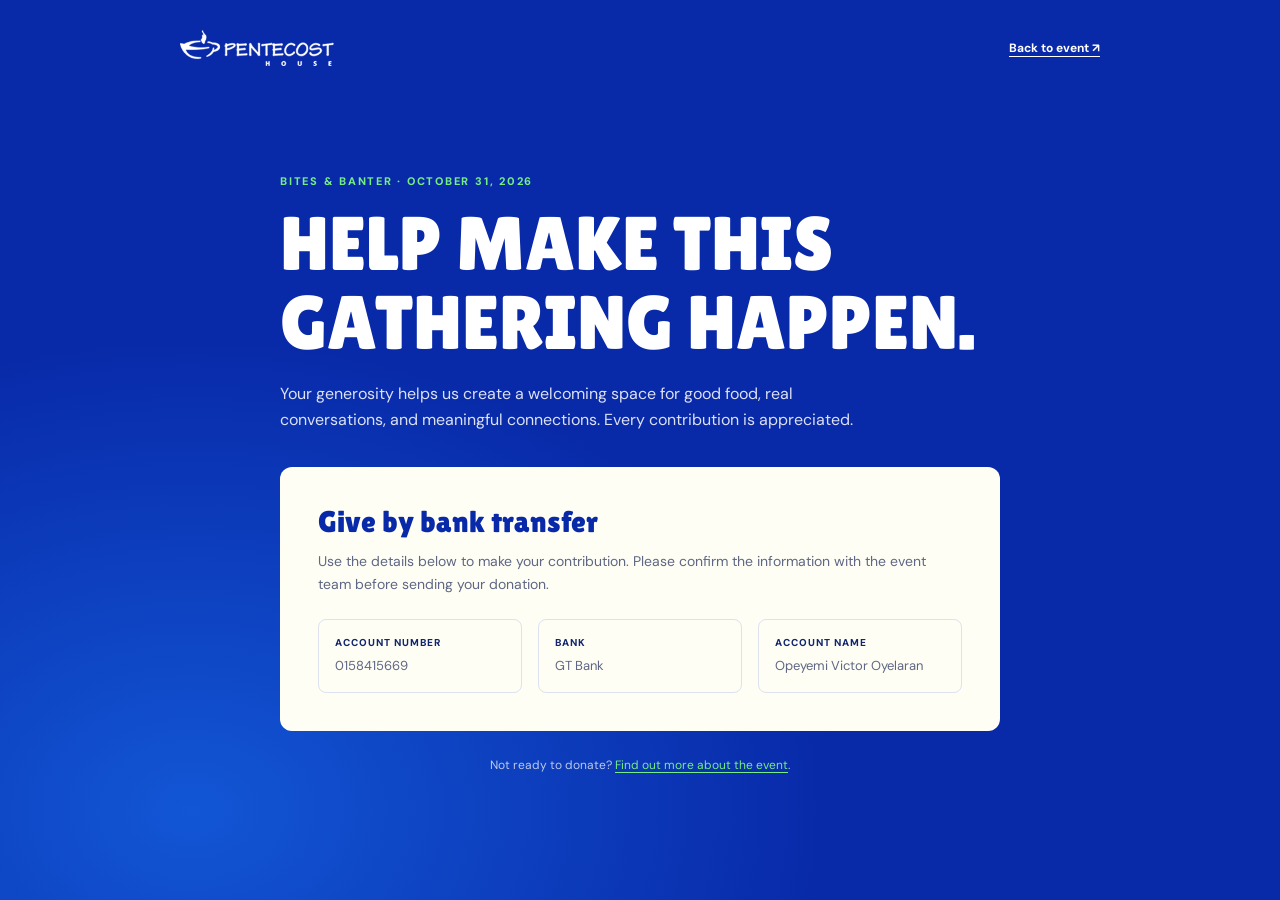
<file: donations.html>
<!DOCTYPE html>
<html lang="en">
<head>
	<meta charset="UTF-8">
	<meta name="viewport" content="width=device-width, initial-scale=1.0">
	<meta name="description" content="Support Bites & Banter and help make the gathering welcoming for everyone.">
	<meta name="theme-color" content="#0829a8">
	<title>Support Bites &amp; Banter</title>
	<link rel="preconnect" href="https://fonts.googleapis.com">
	<link rel="preconnect" href="https://fonts.gstatic.com" crossorigin>
	<link href="https://fonts.googleapis.com/css2?family=Bungee&family=DM+Sans:wght@400;500;600;700;800&family=Lilita+One&family=Permanent+Marker&display=swap" rel="stylesheet">
	<link rel="icon" type="image/png" href="favicon.png">
	<link rel="stylesheet" href="styles.css">
</head>
<body class="donation-body">
	<div class="donation-shell">
		<header class="donation-header">
			<a href="index.html" aria-label="Bites &amp; Banter home">
				<img src="pentecost_logo_white%201.png" alt="Pentecost House">
			</a>
			<a href="index.html">Back to event <span aria-hidden="true">↗</span></a>
		</header>

		<main class="donation-content">
			<p class="donation-eyebrow">Bites &amp; Banter · October 31, 2026</p>
			<h1 class="donation-title">Help make this gathering happen.</h1>
			<p class="donation-intro">Your generosity helps us create a welcoming space for good food, real conversations, and meaningful connections. Every contribution is appreciated.</p>

			<section class="donation-card" aria-labelledby="bank-transfer-title">
				<h2 id="bank-transfer-title">Give by bank transfer</h2>
				<p>Use the details below to make your contribution. Please confirm the information with the event team before sending your donation.</p>
				<dl class="bank-details">
					<div>
						<dt>Account number</dt>
						<dd>0158415669</dd>
					</div>
					<div>
						<dt>Bank</dt>
						<dd>GT Bank</dd>
					</div>
					
					<div>
						<dt>Account name</dt>
						<dd>Opeyemi Victor Oyelaran</dd>
					</div>
			
				</dl>
			</section>

			<p class="donation-footer">Not ready to donate? <a href="index.html">Find out more about the event</a>.</p>
		</main>
	</div>
</body>
</html>
</file>
<file: styles.css>
:root {
	--ink: #251b35;
	--cream: #fff8eb;
	--paper: #fffdf8;
	--orange: #ff684f;
	--orange-dark: #d94d38;
	--lime: #e8f36c;
	--purple: #6f4ef6;
	--muted: #77717e;
	--line: #e7e0d5;
}

* { box-sizing: border-box; }

html { scroll-behavior: smooth; }

body {
	margin: 0;
	color: var(--ink);
	background: var(--cream);
	font-family: 'DM Sans', sans-serif;
}

.event-shell {
	display: grid;
	grid-template-columns: minmax(0, 1.08fr) minmax(420px, .92fr);
	min-height: 100vh;
}

.intro-panel {
	display: flex;
	flex-direction: column;
	justify-content: space-between;
	min-height: 100vh;
	padding: 30px 5vw 28px;
	overflow: hidden;
	background: var(--orange);
	position: relative;
}

.intro-panel::before {
	content: '✳';
	position: absolute;
	top: 18%;
	right: 8%;
	color: var(--lime);
	font-size: clamp(70px, 10vw, 142px);
	line-height: 1;
	transform: rotate(-12deg);
}

.intro-panel::after {
	content: '';
	position: absolute;
	width: 330px;
	height: 330px;
	right: -155px;
	bottom: 5%;
	border: 1px solid rgba(37, 27, 53, .28);
	border-radius: 50%;
	box-shadow: 0 0 0 24px rgba(37, 27, 53, .06), 0 0 0 50px rgba(37, 27, 53, .045), 0 0 0 76px rgba(37, 27, 53, .03);
}

.intro-topline, .intro-footer { display: flex; justify-content: space-between; align-items: center; position: relative; z-index: 1; }
.church-mark { display: flex; align-items: center; justify-content: space-between; width: 100%; color: white; font-size: 10px; font-weight: 800; letter-spacing: .12em; text-transform: uppercase; }
.church-mark img { display: block; width: 126px; height: auto; }
.event-edition, .scroll-note { font-size: 10px; letter-spacing: .1em; text-transform: uppercase; }
.slash { margin: 0 8px; opacity: .45; }
.intro-content { position: relative; z-index: 1; max-width: 700px; margin: auto 0; padding: 7vh 0; }
.eyebrow { margin: 0 0 20px; color: var(--orange-dark); font-size: 10px; font-weight: 800; letter-spacing: .18em; text-transform: uppercase; }
.intro-panel .eyebrow { display: inline-flex; align-items: center; gap: 8px; color: var(--ink); }
.intro-panel .eyebrow::before { content: ''; width: 7px; height: 7px; border-radius: 50%; background: var(--lime); box-shadow: 0 0 0 4px rgba(232, 243, 108, .26); }
h1, h2 { margin: 0; font-family: 'Space Grotesk', sans-serif; font-weight: 700; letter-spacing: -.065em; line-height: .84; }
h1 { font-size: clamp(78px, 11.8vw, 172px); }
.ampersand { color: var(--cream); font-weight: 500; font-style: italic; }
.period { color: var(--lime); }
.intro-copy { max-width: 400px; margin: 28px 0 0; font-size: clamp(16px, 1.5vw, 20px); line-height: 1.45; }
.intro-copy + .intro-copy { margin-top: 10px; font-weight: 700; }
.event-details { display: flex; gap: clamp(24px, 4vw, 54px); margin-top: 42px; }
.detail-item { display: flex; flex-direction: column; gap: 8px; max-width: 205px; }
.detail-label { font-size: 9px; font-weight: 800; letter-spacing: .16em; text-transform: uppercase; opacity: .65; }
.detail-item strong { font-size: 13px; line-height: 1.4; }
.free-ticket { padding: 11px 16px; border: 1px solid rgba(37, 27, 53, .12); border-radius: 999px; background: var(--lime); box-shadow: 3px 3px 0 var(--ink); font-size: 10px; font-weight: 800; letter-spacing: .08em; text-transform: uppercase; }
.scroll-note { display: grid; place-items: center; width: 38px; height: 38px; border: 1px solid rgba(37, 27, 53, .3); border-radius: 50%; }
.arrow { font-size: 17px; transform: rotate(-90deg); }

.form-panel { display: flex; flex-direction: column; min-height: 100vh; background: var(--paper); }
.photo-frame { position: relative; flex: 0 0 30vh; min-height: 220px; overflow: hidden; background: #1046c9; }
.photo-frame::after { content: ''; position: absolute; inset: 0; background: linear-gradient(180deg, rgba(6,28,114,0) 32%, rgba(6,28,114,.74)); }
.photo-frame img { width: 100%; height: 100%; object-fit: cover; object-position: center 48%; filter: saturate(1.12); }
.form-wrap { width: min(100% - 10vw, 510px); margin: 0 auto; padding: clamp(38px, 6vh, 66px) 0 34px; }
.form-heading h2, .success-state h2 { font-size: clamp(42px, 4.2vw, 62px); line-height: .95; }
.form-intro, .success-copy { max-width: 360px; margin: 18px 0 0; color: var(--muted); font-size: 13px; line-height: 1.6; }
form { margin-top: 24px; }
label { display: block; margin: 17px 0 7px; font-size: 9px; font-weight: 800; letter-spacing: .12em; text-transform: uppercase; }
input:not([type='checkbox']) { width: 100%; border: 1px solid var(--line); border-radius: 12px; padding: 13px 15px; outline: 0; background: #fff; color: var(--ink); font: 14px 'DM Sans', sans-serif; transition: border-color .2s ease, box-shadow .2s ease, background .2s ease; }
input:not([type='checkbox']):focus { border-color: var(--purple); background: #fff; box-shadow: 0 0 0 4px rgba(111, 78, 246, .12); }
input::placeholder { color: #aaa4ae; }
input.has-error { border-color: var(--orange-dark); }
.field-error { display: block; min-height: 0; margin-top: 5px; color: var(--orange-dark); font-size: 11px; }
button { width: 100%; margin-top: 25px; border: 0; border-radius: 12px; padding: 16px 20px; cursor: pointer; background: var(--ink); color: white; font: 700 12px 'DM Sans', sans-serif; letter-spacing: .04em; transition: background .2s ease, color .2s ease, transform .2s ease, box-shadow .2s ease; }
button:hover { background: var(--purple); box-shadow: 0 8px 20px rgba(111, 78, 246, .2); transform: translateY(-2px); }
button:focus-visible { outline: 3px solid var(--purple); outline-offset: 3px; }
button:disabled { cursor: wait; opacity: .65; transform: none; }
button span { float: right; font-size: 18px; line-height: 12px; }
.privacy-note { margin: 14px 0 0; color: #aaa4ae; font-size: 10px; text-align: center; }
.success-state { padding-top: 8px; animation: arrive .5s ease both; }
.success-icon { display: grid; place-items: center; width: 52px; height: 52px; margin-bottom: 28px; border-radius: 17px; background: var(--lime); color: var(--ink); font-size: 26px; transform: rotate(-7deg); }
.success-copy strong { color: var(--ink); }
.secondary-button { max-width: 250px; margin-top: 30px; background: var(--ink); color: var(--paper); }
.secondary-button:hover { color: white; }
.registration-closed h2 { color: #0829a8; font-family: 'Lilita One', 'DM Sans', sans-serif; font-size: clamp(38px, 3.2vw, 50px); font-weight: 400; line-height: 1.05; letter-spacing: 0; }
.registration-contacts { display: grid; gap: 12px; margin: 26px 0 0; padding: 0; list-style: none; }
.registration-contacts li { display: flex; flex-direction: column; gap: 5px; padding: 14px 16px; border: 1px solid var(--line); border-radius: 8px; background: white; font-size: 13px; }
.registration-contacts a { color: #0829a8; font-weight: 700; text-underline-offset: 3px; }
[hidden] { display: none !important; }
@keyframes arrive { from { opacity: 0; transform: translateY(12px); } to { opacity: 1; transform: translateY(0); } }

@media (max-width: 900px) {
	.event-shell { grid-template-columns: minmax(0, 1fr) minmax(350px, .88fr); }
	.intro-panel { padding-right: 4vw; padding-left: 4vw; }
	h1 { font-size: clamp(72px, 12vw, 120px); }
	.event-details { gap: 24px; }
}

@media (max-width: 700px) {
	.event-shell { display: block; }
	.intro-panel { min-height: 0; padding: 22px 7vw 24px; }
	.intro-panel::before { top: 15%; right: 8%; font-size: 72px; }
	.intro-content { padding: 10vh 0 8vh; }
	.arrow { transform: none; }
	h1 { font-size: clamp(82px, 20vw, 138px); }
	.intro-copy { margin-top: 25px; font-size: 17px; }
	.event-details { gap: 28px; margin-top: 36px; }
	.detail-item { max-width: 180px; }
	.form-panel { display: block; min-height: 0; }
	.form-wrap { width: min(100% - 14vw, 510px); padding: 46px 0 48px; }
}

@media (max-width: 420px) {
	.church-mark { font-size: 9px; }
	.church-mark img { width: 110px; }
	.event-details { flex-direction: column; gap: 18px; }
	.free-ticket { font-size: 9px; }
}

@media (prefers-reduced-motion: reduce) {
	*, *::before, *::after { scroll-behavior: auto !important; animation-duration: .01ms !important; animation-iteration-count: 1 !important; transition-duration: .01ms !important; }
}

/* Bites & Banter poster-inspired visual system */
:root {
	--ink: #061c72;
	--cream: #0829a8;
	--paper: #fffef4;
	--orange: #092caf;
	--orange-dark: #08229a;
	--lime: #76ed83;
	--purple: #ffe96a;
	--muted: #5e6785;
	--line: #dce2ef;
}

body { background: #0829a8; }
.event-shell {
	grid-template-columns: minmax(0, 1.12fr) minmax(390px, .88fr);
	gap: 0;
	min-height: 100vh;
	height: 100vh;
	padding: 0;
	background: radial-gradient(ellipse at 15% 90%, #1256d5 0, transparent 42%), #0829a8;
}
html, body { height: 100%; }
body { min-height: 100%; overflow: hidden; }
.intro-panel {
	height: 100%;
	min-height: 0;
	padding: clamp(20px, 3vw, 42px);
	border: 0;
	border-radius: 0;
	background: transparent;
	color: #fff;
}
.intro-panel::before {
	content: '✳';
	right: 9%;
	top: 15%;
	color: var(--purple);
	font-size: clamp(72px, 9vw, 132px);
	display: none;
}
.intro-panel::after {
	border-color: rgba(255,255,255,.2);
	box-shadow: 0 0 0 24px rgba(255,255,255,.035), 0 0 0 50px rgba(255,255,255,.025), 0 0 0 76px rgba(255,255,255,.018);
	animation: rings-pulse 7s ease-in-out infinite;
	transform-origin: center;
}
@keyframes rings-pulse {
	0%, 100% { transform: scale(1); opacity: .72; }
	50% { transform: scale(1.055); opacity: 1; }
}
.church-mark { color: white; }
.church-mark img { width: clamp(112px, 12vw, 160px); }
.church-affiliation { color: rgba(255,255,255,.8); }
.intro-content { max-width: 770px; padding: 2vh 0; }
.eyebrow { color: #0b2a94; }
.intro-panel .eyebrow { color: var(--lime); }
.intro-panel .eyebrow::before { background: var(--purple); box-shadow: 0 0 0 4px rgba(255,233,106,.18); }
h1, h2 { font-family: 'Bungee', 'DM Sans', sans-serif; letter-spacing: -.045em; line-height: .94; }
h1 { font-size: clamp(76px, 10vw, 148px); text-transform: uppercase; }
.event-logo { display: block; width: min(100%, 450px); height: auto; }
.ampersand { color: var(--purple); font-style: normal; }
.period { color: var(--lime); }
.intro-copy { max-width: 480px; color: rgba(255,255,255,.86); font-size: clamp(15px, 1.4vw, 19px); }
.intro-copy + .intro-copy { color: var(--purple); font-family: 'Permanent Marker', cursive; font-size: clamp(19px, 2vw, 27px); font-weight: 400; }
.event-details { flex-wrap: wrap; gap: 18px 30px; margin-top: 34px; }
.detail-item { max-width: 220px; gap: 7px; }
.detail-label { color: var(--lime); opacity: 1; }
.detail-item strong { color: #fff; font-size: 13px; }
.venue-link { color: inherit; text-decoration-thickness: 1px; text-underline-offset: 3px; }
.venue-link:hover, .venue-link:focus-visible { color: var(--purple); }
.intro-footer { gap: 20px; }
.free-ticket {
	padding: 13px 19px;
	border: 2px dashed var(--lime);
	border-radius: 10px;
	background: transparent;
	box-shadow: none;
	color: white;
	text-decoration: none;
}
.support-link { color: white; font-size: 11px; font-weight: 700; text-underline-offset: 4px; }
.support-link:hover, .support-link:focus-visible { color: var(--purple); }
.scroll-note { border-color: rgba(255,255,255,.48); color: var(--purple); }
.form-panel {
	align-self: stretch;
	justify-content: center;
	height: 100%;
	min-height: 0;
	overflow-x: hidden;
	overflow-y: auto;
	overscroll-behavior: contain;
	border: 0;
	border-radius: 0;
	background: var(--paper);
	box-shadow: none;
}
.form-panel.is-registration-closed { justify-content: flex-start; }
.form-wrap { width: min(100% - 64px, 490px); padding: clamp(30px, 4vh, 44px) 0 34px; }
.form-heading .eyebrow { color: #1236b2; }
.form-heading h2 { color: #0829a8; font-family: 'Lilita One', 'DM Sans', sans-serif; font-size: clamp(38px, 3.2vw, 50px); font-weight: 400; line-height: 1.05; letter-spacing: 0; }
.success-state h2 { color: #0829a8; font-family: 'Lilita One', 'DM Sans', sans-serif; font-size: clamp(38px, 3.2vw, 50px); font-weight: 400; line-height: 1.05; letter-spacing: 0; }
.form-intro, .success-copy { color: var(--muted); }
label { color: #11266f; }
input:not([type='checkbox']) { border-radius: 8px; }
input:not([type='checkbox']):focus { border-color: #1236b2; box-shadow: 0 0 0 4px rgba(18,54,178,.12); }
button { border-radius: 8px; background: #0829a8; }
button:hover { background: #1243ce; box-shadow: 0 8px 20px rgba(8,41,168,.22); }
button:focus-visible { outline-color: #1243ce; }
.success-icon { border-radius: 14px; background: var(--lime); }

@media (max-width: 900px) {
	.event-shell { grid-template-columns: minmax(0, 1fr) minmax(330px, .9fr); gap: 0; padding: 0; }
	.intro-panel { padding: 24px; }
	h1 { font-size: clamp(68px, 10vw, 106px); }
	.event-details { gap: 18px; }
}
@media (max-width: 700px) {
	html, body { height: auto; }
	body { overflow: auto; }
	.event-shell { display: block; height: auto; min-height: 100vh; padding: 0; }
	.intro-panel { min-height: 0; padding: 20px 7vw 26px; border-radius: 0; }
	.intro-panel::before { top: 15%; right: 8%; font-size: 66px; }
	.intro-content { padding: 6vh 0 5vh; }
	.intro-footer { flex-wrap: wrap; }
	.scroll-note { margin-left: auto; }
	h1 { font-size: clamp(68px, 17vw, 116px); }
	.event-logo { width: min(100%, 300px); }
	.intro-copy { font-size: 16px; }
	.event-details { gap: 18px 22px; margin-top: 30px; }
	.detail-item { max-width: 190px; }
	.form-panel { display: block; height: auto; min-height: 0; margin: 0; overflow: visible; border: 0; border-radius: 0; box-shadow: none; }
	.photo-frame { height: 42vw; min-height: 190px; }
	.form-wrap { width: min(100% - 48px, 510px); padding: 38px 0 42px; }
}
@media (max-width: 420px) {
	.church-mark { font-size: 9px; }
	.church-mark img { width: 108px; }
	.event-details { flex-direction: row; }
	.detail-item { flex-basis: calc(50% - 12px); }
}

/* Donations page */
.donation-body {
	height: auto;
	min-height: 100vh;
	overflow: auto;
	background: radial-gradient(ellipse at 15% 90%, #1256d5 0, transparent 42%), #0829a8;
	color: white;
}
.donation-shell { width: min(100% - 48px, 920px); margin: 0 auto; padding: 30px 0 56px; }
.donation-header { display: flex; align-items: center; justify-content: space-between; gap: 20px; }
.donation-header img { display: block; width: clamp(112px, 12vw, 160px); height: auto; }
.donation-header a { color: white; font-size: 12px; font-weight: 700; text-underline-offset: 4px; }
.donation-header a:hover, .donation-header a:focus-visible { color: var(--purple); }
.donation-content { max-width: 720px; margin: clamp(58px, 12vh, 110px) auto 0; }
.donation-eyebrow { margin: 0 0 16px; color: var(--lime); font-size: 11px; font-weight: 800; letter-spacing: .16em; text-transform: uppercase; }
.donation-title { max-width: 700px; color: white; font-family: 'Lilita One', 'DM Sans', sans-serif; font-size: clamp(42px, 8vw, 76px); font-weight: 400; letter-spacing: 0; line-height: 1.04; }
.donation-intro { max-width: 580px; margin: 18px 0 0; color: rgba(255,255,255,.86); font-size: 16px; line-height: 1.65; }
.donation-card { margin-top: 34px; padding: clamp(24px, 5vw, 38px); border-radius: 12px; background: var(--paper); color: var(--ink); }
.donation-card h2 { color: #0829a8; font-family: 'Lilita One', 'DM Sans', sans-serif; font-size: 30px; font-weight: 400; letter-spacing: 0; line-height: 1.1; }
.donation-card p { margin: 12px 0 0; color: var(--muted); font-size: 14px; line-height: 1.6; }
.bank-details { display: grid; grid-template-columns: repeat(3, minmax(0, 1fr)); gap: 16px; margin: 24px 0 0; }
.bank-details div { padding: 16px; border: 1px solid var(--line); border-radius: 8px; }
.bank-details dt { color: #11266f; font-size: 10px; font-weight: 800; letter-spacing: .1em; text-transform: uppercase; }
.bank-details dd { margin: 8px 0 0; color: var(--muted); font-size: 13px; line-height: 1.45; }
.donation-footer { margin: 26px 0 0; color: rgba(255,255,255,.72); font-size: 12px; text-align: center; }
.donation-footer a { color: var(--lime); text-underline-offset: 3px; }
@media (max-width: 600px) {
	.donation-shell { width: min(100% - 40px, 920px); padding-top: 22px; }
	.donation-content { margin-top: 64px; }
	.bank-details { grid-template-columns: 1fr; gap: 10px; }
}
</file>
